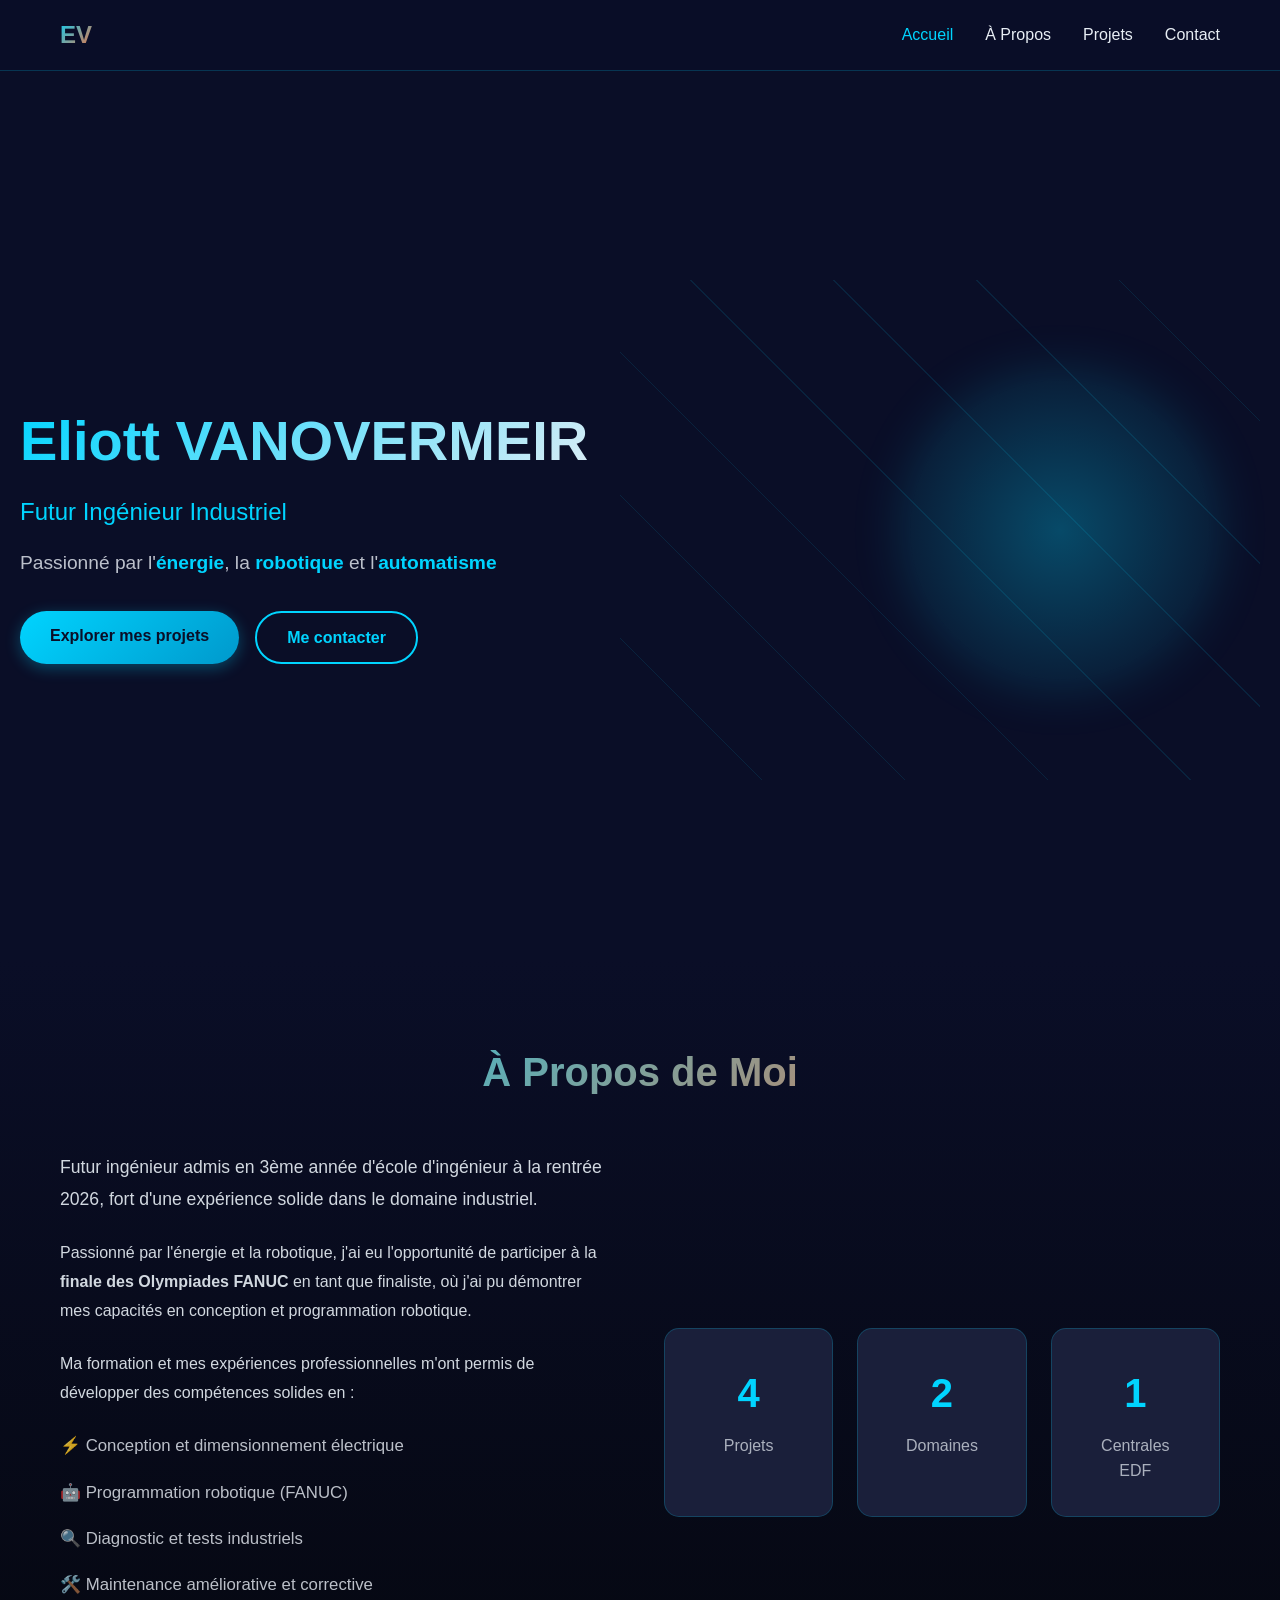
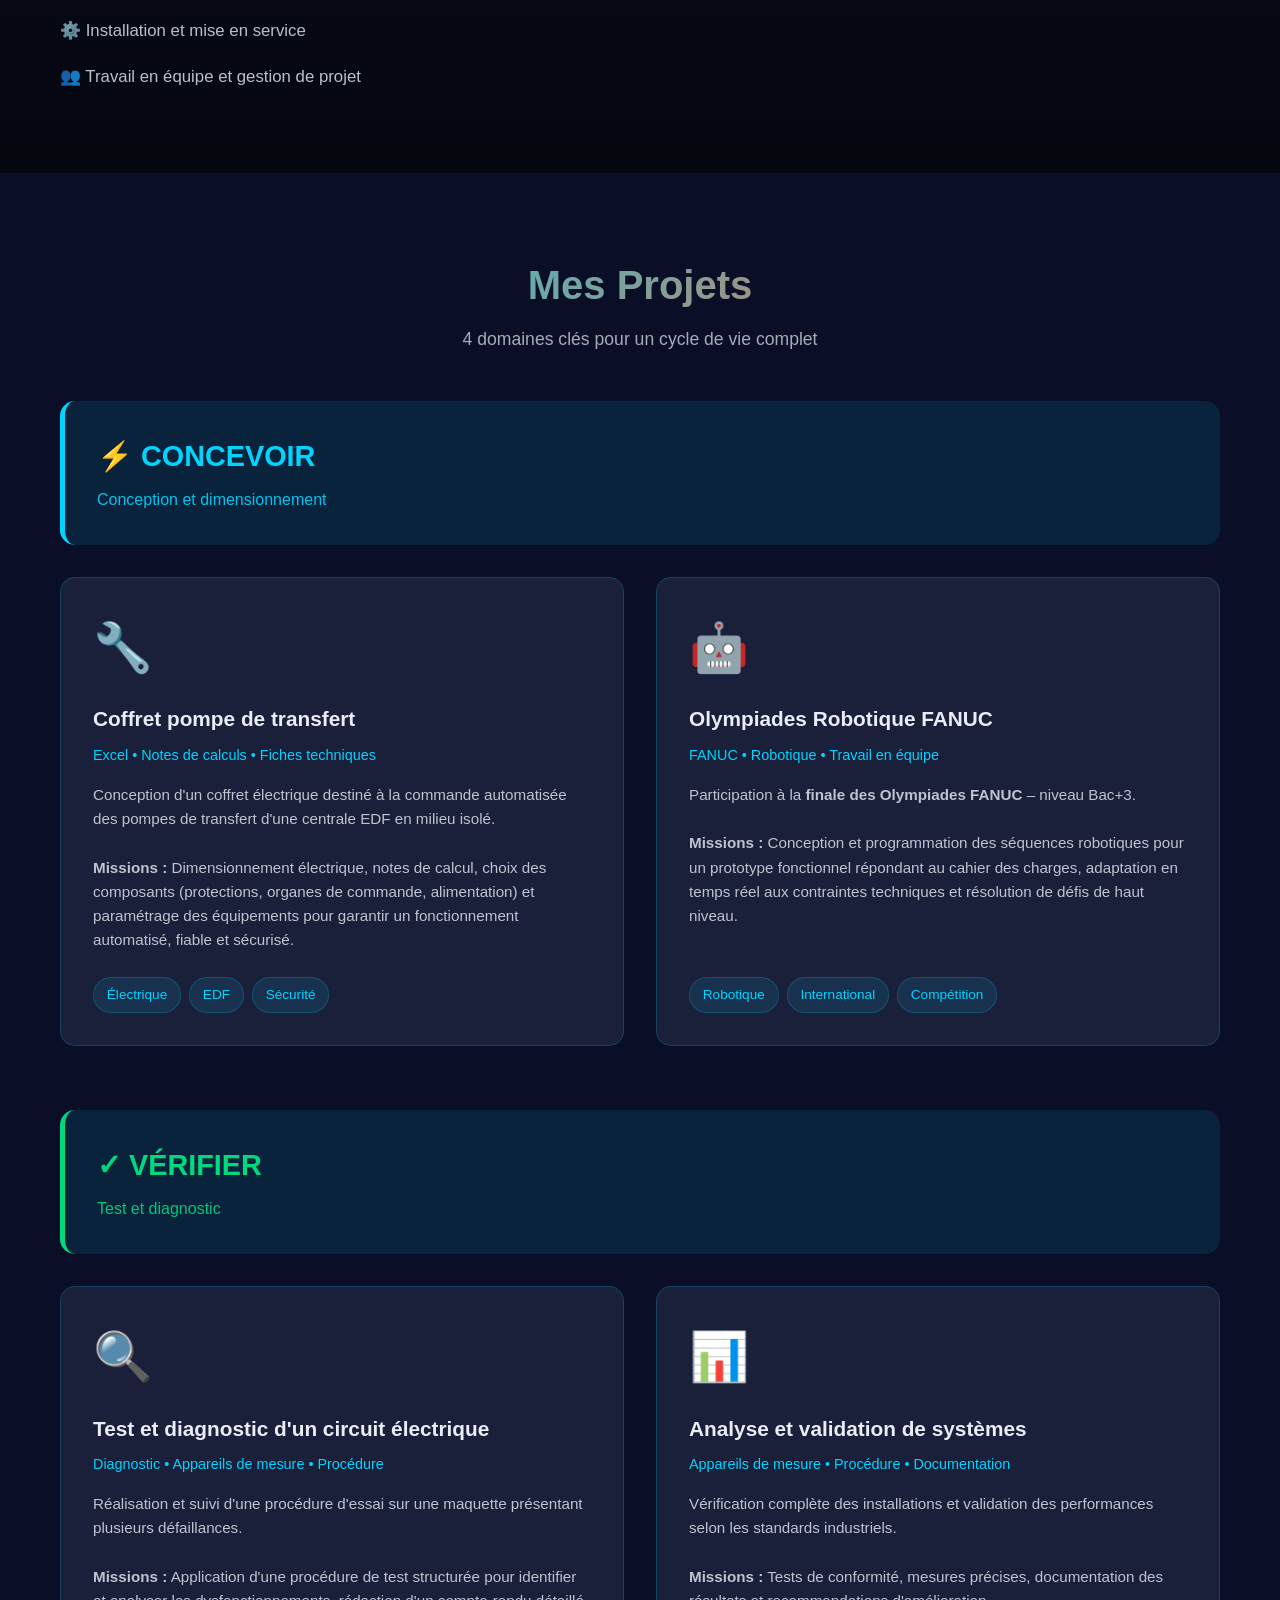
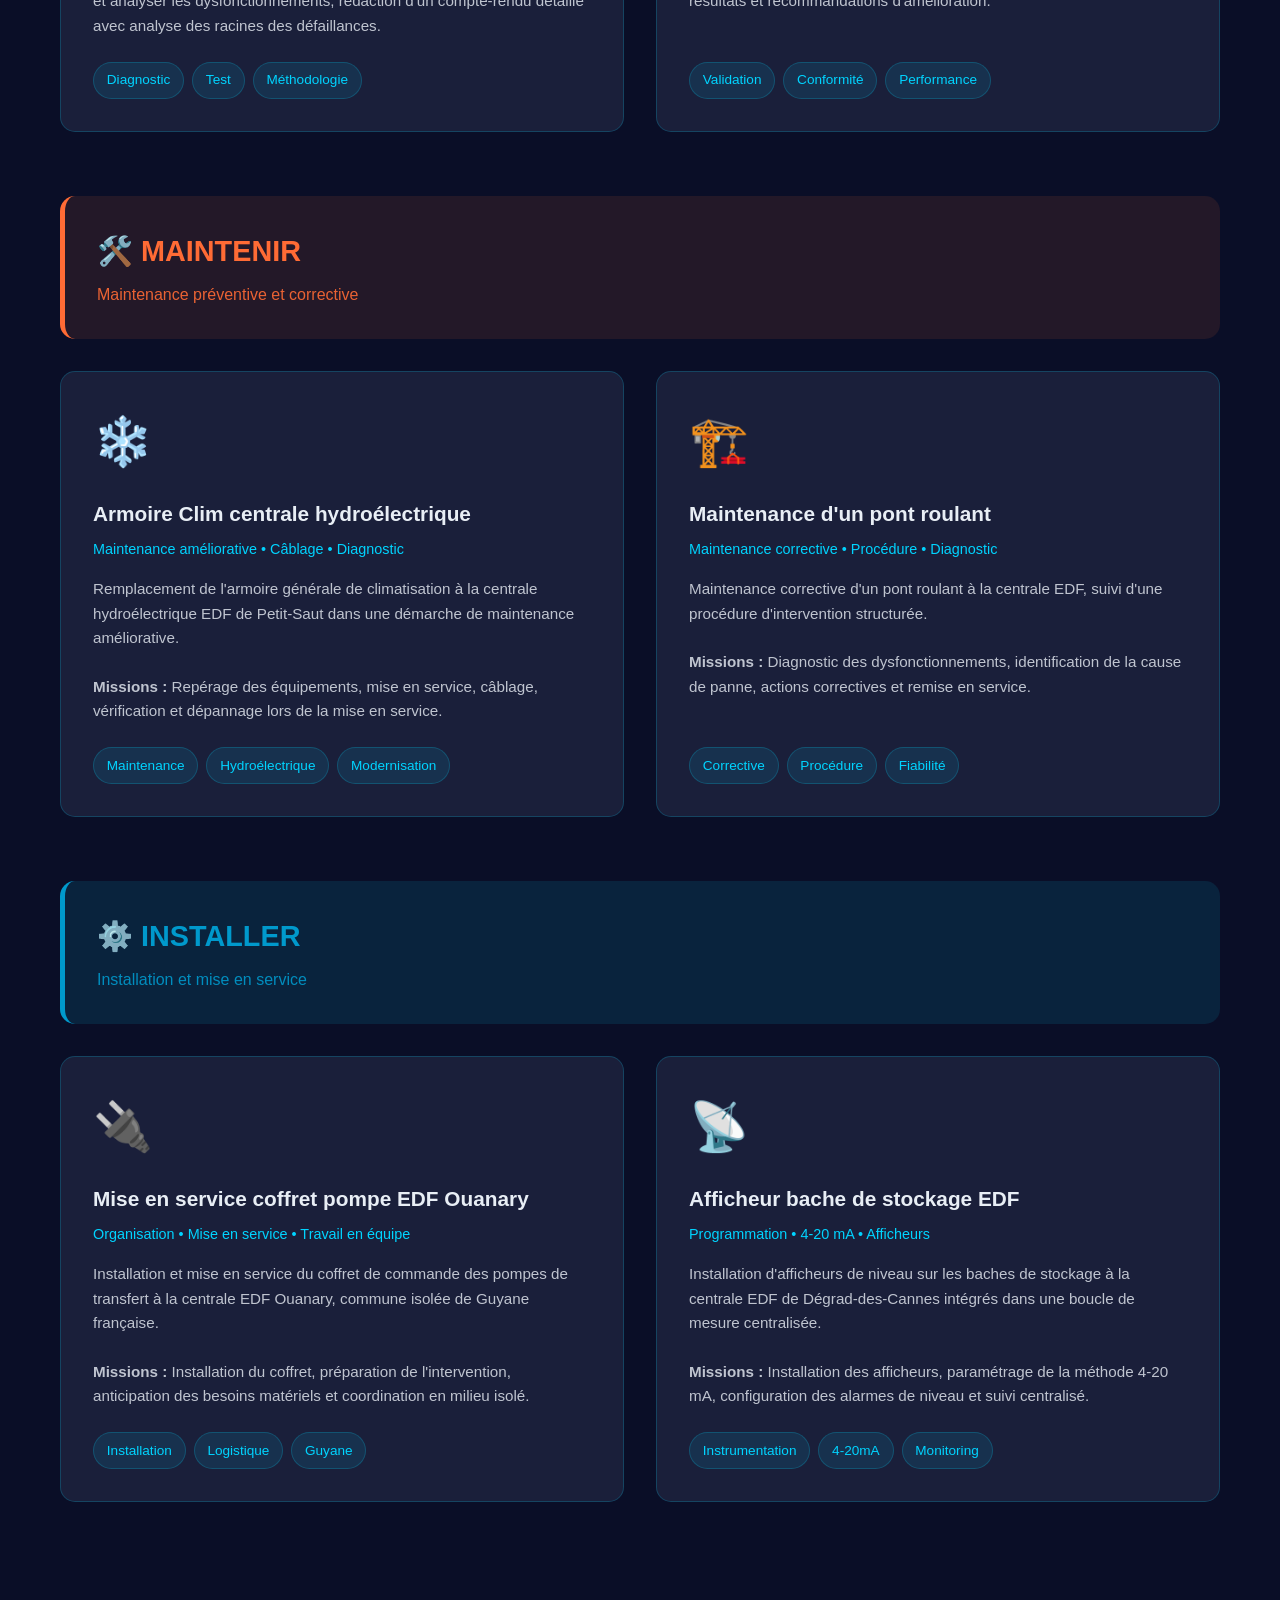
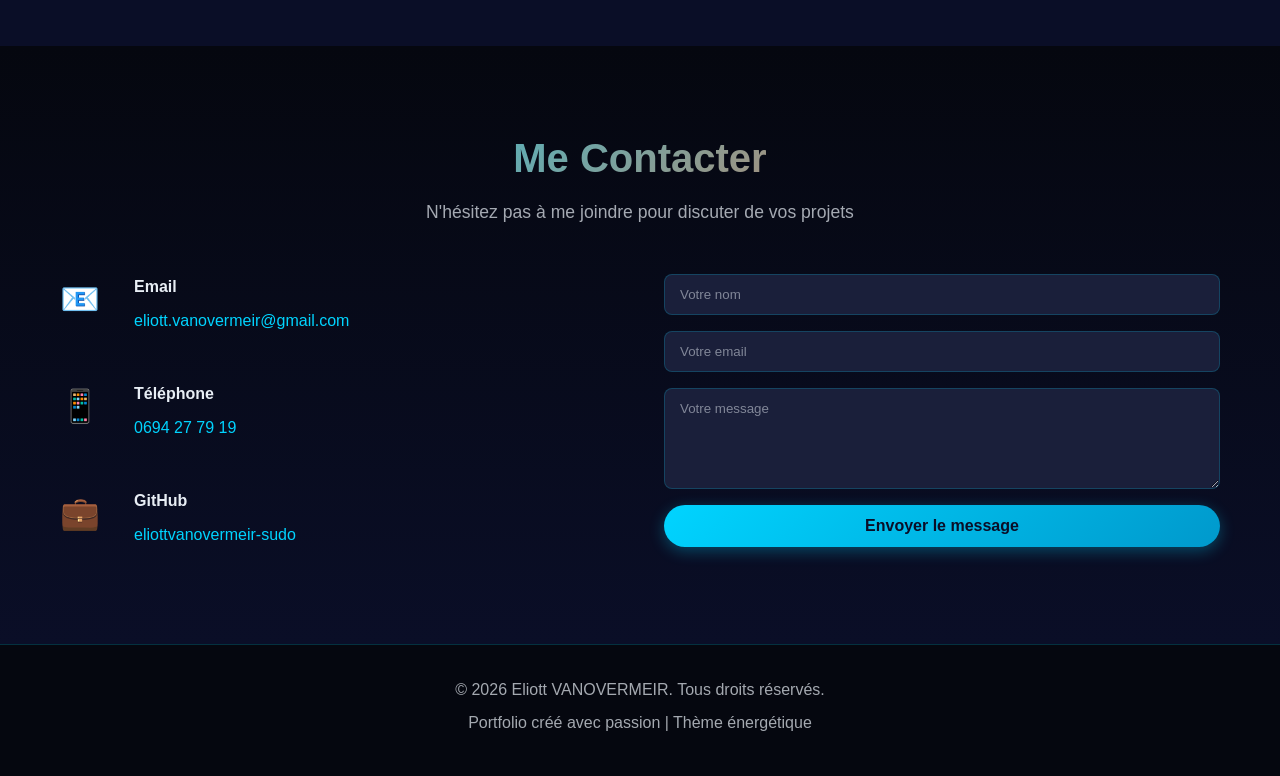
<file: index.html>
<!DOCTYPE html>
<html lang="fr">
<head>
    <meta charset="UTF-8">
    <meta name="viewport" content="width=device-width, initial-scale=1.0">
    <title>Eliott VANOVERMEIR - Portfolio Ingénieur Industriel</title>
    <link rel="stylesheet" href="styles.css">
</head>
<body>
    <!-- Navigation -->
    <nav class="navbar">
        <div class="nav-container">
            <div class="nav-logo">EV</div>
            <ul class="nav-menu">
                <li><a href="#accueil" class="nav-link">Accueil</a></li>
                <li><a href="#apropos" class="nav-link">À Propos</a></li>
                <li><a href="#projets" class="nav-link">Projets</a></li>
                <li><a href="#contact" class="nav-link">Contact</a></li>
            </ul>
        </div>
    </nav>

    <!-- Hero Section -->
    <section id="accueil" class="hero">
        <div class="hero-content">
            <h1 class="hero-title">Eliott VANOVERMEIR</h1>
            <p class="hero-subtitle">Futur Ingénieur Industriel</p>
            <p class="hero-description">
                Passionné par l'<span class="highlight">énergie</span>, la <span class="highlight">robotique</span> et l'<span class="highlight">automatisme</span>
            </p>
            <div class="hero-cta">
                <a href="#projets" class="btn btn-primary">Explorer mes projets</a>
                <a href="#contact" class="btn btn-secondary">Me contacter</a>
            </div>
        </div>
        <div class="hero-bg">
            <div class="energy-orb"></div>
            <div class="energy-lines"></div>
        </div>
    </section>

    <!-- À Propos -->
    <section id="apropos" class="about">
        <div class="container">
            <h2 class="section-title">À Propos de Moi</h2>
            <div class="about-content">
                <div class="about-text">
                    <p class="lead">
                        Futur ingénieur admis en 3ème année d'école d'ingénieur à la rentrée 2026, fort d'une expérience solide dans le domaine industriel.
                    </p>
                    <p>
                        Passionné par l'énergie et la robotique, j'ai eu l'opportunité de participer à la <strong>finale des Olympiades FANUC</strong> en tant que finaliste, où j'ai pu démontrer mes capacités en conception et programmation robotique.
                    </p>
                    <p>
                        Ma formation et mes expériences professionnelles m'ont permis de développer des compétences solides en :
                    </p>
                    <ul class="skills-list">
                        <li>⚡ Conception et dimensionnement électrique</li>
                        <li>🤖 Programmation robotique (FANUC)</li>
                        <li>🔍 Diagnostic et tests industriels</li>
                        <li>🛠️ Maintenance améliorative et corrective</li>
                        <li>⚙️ Installation et mise en service</li>
                        <li>👥 Travail en équipe et gestion de projet</li>
                    </ul>
                </div>
                <div class="about-stats">
                    <div class="stat-card">
                        <div class="stat-number">8</div>
                        <div class="stat-label">Projets</div>
                    </div>
                    <div class="stat-card">
                        <div class="stat-number">4</div>
                        <div class="stat-label">Domaines</div>
                    </div>
                    <div class="stat-card">
                        <div class="stat-number">3</div>
                        <div class="stat-label">Centrales EDF</div>
                    </div>
                </div>
            </div>
        </div>
    </section>

    <!-- Projets -->
    <section id="projets" class="projects">
        <div class="container">
            <h2 class="section-title">Mes Projets</h2>
            <p class="section-subtitle">4 domaines clés pour un cycle de vie complet</p>

            <!-- CONCEVOIR -->
            <div class="project-category">
                <div class="category-header concevoir">
                    <h3>⚡ CONCEVOIR</h3>
                    <p>Conception et dimensionnement</p>
                </div>
                <div class="projects-grid">
                    <div class="project-card">
                        <div class="project-icon">🔧</div>
                        <h4>Coffret pompe de transfert</h4>
                        <p class="project-tech">Excel • Notes de calculs • Fiches techniques</p>
                        <div class="project-description">
                            Conception d'un coffret électrique destiné à la commande automatisée des pompes de transfert d'une centrale EDF en milieu isolé.
                            <br><br>
                            <strong>Missions :</strong> Dimensionnement électrique, notes de calcul, choix des composants (protections, organes de commande, alimentation) et paramétrage des équipements pour garantir un fonctionnement automatisé, fiable et sécurisé.
                        </div>
                        <div class="project-tags">
                            <span>Électrique</span>
                            <span>EDF</span>
                            <span>Sécurité</span>
                        </div>
                    </div>

                    <div class="project-card">
                        <div class="project-icon">🤖</div>
                        <h4>Olympiades Robotique FANUC</h4>
                        <p class="project-tech">FANUC • Robotique • Travail en équipe</p>
                        <div class="project-description">
                            Participation à la <strong>finale des Olympiades FANUC</strong> – niveau Bac+3.
                            <br><br>
                            <strong>Missions :</strong> Conception et programmation des séquences robotiques pour un prototype fonctionnel répondant au cahier des charges, adaptation en temps réel aux contraintes techniques et résolution de défis de haut niveau.
                        </div>
                        <div class="project-tags">
                            <span>Robotique</span>
                            <span>International</span>
                            <span>Compétition</span>
                        </div>
                    </div>
                </div>
            </div>

            <!-- VÉRIFIER -->
            <div class="project-category">
                <div class="category-header verifier">
                    <h3>✓ VÉRIFIER</h3>
                    <p>Test et diagnostic</p>
                </div>
                <div class="projects-grid">
                    <div class="project-card">
                        <div class="project-icon">🔍</div>
                        <h4>Test et diagnostic d'un circuit électrique</h4>
                        <p class="project-tech">Diagnostic • Appareils de mesure • Procédure</p>
                        <div class="project-description">
                            Réalisation et suivi d'une procédure d'essai sur une maquette présentant plusieurs défaillances.
                            <br><br>
                            <strong>Missions :</strong> Application d'une procédure de test structurée pour identifier et analyser les dysfonctionnements, rédaction d'un compte-rendu détaillé avec analyse des racines des défaillances.
                        </div>
                        <div class="project-tags">
                            <span>Diagnostic</span>
                            <span>Test</span>
                            <span>Méthodologie</span>
                        </div>
                    </div>

                    <div class="project-card">
                        <div class="project-icon">📊</div>
                        <h4>Analyse et validation de systèmes</h4>
                        <p class="project-tech">Appareils de mesure • Procédure • Documentation</p>
                        <div class="project-description">
                            Vérification complète des installations et validation des performances selon les standards industriels.
                            <br><br>
                            <strong>Missions :</strong> Tests de conformité, mesures précises, documentation des résultats et recommandations d'amélioration.
                        </div>
                        <div class="project-tags">
                            <span>Validation</span>
                            <span>Conformité</span>
                            <span>Performance</span>
                        </div>
                    </div>
                </div>
            </div>

            <!-- MAINTENIR -->
            <div class="project-category">
                <div class="category-header maintenir">
                    <h3>🛠️ MAINTENIR</h3>
                    <p>Maintenance préventive et corrective</p>
                </div>
                <div class="projects-grid">
                    <div class="project-card">
                        <div class="project-icon">❄️</div>
                        <h4>Armoire Clim centrale hydroélectrique</h4>
                        <p class="project-tech">Maintenance améliorative • Câblage • Diagnostic</p>
                        <div class="project-description">
                            Remplacement de l'armoire générale de climatisation à la centrale hydroélectrique EDF de Petit-Saut dans une démarche de maintenance améliorative.
                            <br><br>
                            <strong>Missions :</strong> Repérage des équipements, mise en service, câblage, vérification et dépannage lors de la mise en service.
                        </div>
                        <div class="project-tags">
                            <span>Maintenance</span>
                            <span>Hydroélectrique</span>
                            <span>Modernisation</span>
                        </div>
                    </div>

                    <div class="project-card">
                        <div class="project-icon">🏗️</div>
                        <h4>Maintenance d'un pont roulant</h4>
                        <p class="project-tech">Maintenance corrective • Procédure • Diagnostic</p>
                        <div class="project-description">
                            Maintenance corrective d'un pont roulant à la centrale EDF, suivi d'une procédure d'intervention structurée.
                            <br><br>
                            <strong>Missions :</strong> Diagnostic des dysfonctionnements, identification de la cause de panne, actions correctives et remise en service.
                        </div>
                        <div class="project-tags">
                            <span>Corrective</span>
                            <span>Procédure</span>
                            <span>Fiabilité</span>
                        </div>
                    </div>
                </div>
            </div>

            <!-- INSTALLER -->
            <div class="project-category">
                <div class="category-header installer">
                    <h3>⚙️ INSTALLER</h3>
                    <p>Installation et mise en service</p>
                </div>
                <div class="projects-grid">
                    <div class="project-card">
                        <div class="project-icon">🔌</div>
                        <h4>Mise en service coffret pompe EDF Ouanary</h4>
                        <p class="project-tech">Organisation • Mise en service • Travail en équipe</p>
                        <div class="project-description">
                            Installation et mise en service du coffret de commande des pompes de transfert à la centrale EDF Ouanary, commune isolée de Guyane française.
                            <br><br>
                            <strong>Missions :</strong> Installation du coffret, préparation de l'intervention, anticipation des besoins matériels et coordination en milieu isolé.
                        </div>
                        <div class="project-tags">
                            <span>Installation</span>
                            <span>Logistique</span>
                            <span>Guyane</span>
                        </div>
                    </div>

                    <div class="project-card">
                        <div class="project-icon">📡</div>
                        <h4>Afficheur bache de stockage EDF</h4>
                        <p class="project-tech">Programmation • 4-20 mA • Afficheurs</p>
                        <div class="project-description">
                            Installation d'afficheurs de niveau sur les baches de stockage à la centrale EDF de Dégrad-des-Cannes intégrés dans une boucle de mesure centralisée.
                            <br><br>
                            <strong>Missions :</strong> Installation des afficheurs, paramétrage de la méthode 4-20 mA, configuration des alarmes de niveau et suivi centralisé.
                        </div>
                        <div class="project-tags">
                            <span>Instrumentation</span>
                            <span>4-20mA</span>
                            <span>Monitoring</span>
                        </div>
                    </div>
                </div>
            </div>
        </div>
    </section>

    <!-- Contact -->
    <section id="contact" class="contact">
        <div class="container">
            <h2 class="section-title">Me Contacter</h2>
            <p class="section-subtitle">N'hésitez pas à me joindre pour discuter de vos projets</p>
            
            <div class="contact-content">
                <div class="contact-info">
                    <div class="contact-item">
                        <div class="contact-icon">📧</div>
                        <div class="contact-details">
                            <h4>Email</h4>
                            <p><a href="mailto:eliott.vanovermeir@gmail.com">eliott.vanovermeir@gmail.com</a></p>
                        </div>
                    </div>
                    <div class="contact-item">
                        <div class="contact-icon">📱</div>
                        <div class="contact-details">
                            <h4>Téléphone</h4>
                            <p><a href="tel:+33694277919">0694 27 79 19</a></p>
                        </div>
                    </div>
                    <div class="contact-item">
                        <div class="contact-icon">💼</div>
                        <div class="contact-details">
                            <h4>GitHub</h4>
                            <p><a href="https://github.com/eliottvanovermeir-sudo" target="_blank">eliottvanovermeir-sudo</a></p>
                        </div>
                    </div>
                </div>

                <div class="contact-form-wrapper">
                    <form class="contact-form" id="contactForm">
                        <input type="text" placeholder="Votre nom" required>
                        <input type="email" placeholder="Votre email" required>
                        <textarea placeholder="Votre message" rows="5" required></textarea>
                        <button type="submit" class="btn btn-primary">Envoyer le message</button>
                    </form>
                </div>
            </div>
        </div>
    </section>

    <!-- Footer -->
    <footer class="footer">
        <div class="container">
            <p>&copy; 2026 Eliott VANOVERMEIR. Tous droits réservés.</p>
            <p>Portfolio créé avec passion | Thème énergétique</p>
        </div>
    </footer>

    <script src="script.js"></script>
</body>
</html>
</file>
<file: styles.css>
/* ============================================
   VARIABLES & RESET
   ============================================ */
:root {
    --primary-color: #00d4ff;
    --secondary-color: #0099cc;
    --accent-color: #ff6b35;
    --dark-bg: #0a0e27;
    --darker-bg: #05070f;
    --light-text: #e8eef5;
    --card-bg: #1a1f3a;
    --border-color: rgba(0, 212, 255, 0.2);
    --success-color: #00d97e;
    
    --transition: all 0.3s ease;
}

* {
    margin: 0;
    padding: 0;
    box-sizing: border-box;
}

html {
    scroll-behavior: smooth;
}

body {
    font-family: 'Segoe UI', Tahoma, Geneva, Verdana, sans-serif;
    background-color: var(--dark-bg);
    color: var(--light-text);
    line-height: 1.6;
    overflow-x: hidden;
}

/* ============================================
   TYPOGRAPHY
   ============================================ */
h1, h2, h3, h4, h5, h6 {
    font-weight: 700;
    margin-bottom: 1rem;
}

h2 {
    font-size: 2.5rem;
    text-align: center;
}

p {
    margin-bottom: 1rem;
}

.lead {
    font-size: 1.1rem;
    font-weight: 500;
}

/* ============================================
   UTILITY CLASSES
   ============================================ */
.container {
    max-width: 1200px;
    margin: 0 auto;
    padding: 0 20px;
}

.section-title {
    font-size: 2.5rem;
    background: linear-gradient(135deg, var(--primary-color), var(--accent-color));
    -webkit-background-clip: text;
    -webkit-text-fill-color: transparent;
    background-clip: text;
    margin-bottom: 0.5rem;
}

.section-subtitle {
    text-align: center;
    color: rgba(232, 238, 245, 0.7);
    margin-bottom: 3rem;
    font-size: 1.1rem;
}

.highlight {
    color: var(--primary-color);
    font-weight: 600;
}

/* ============================================
   BUTTONS
   ============================================ */
.btn {
    display: inline-block;
    padding: 12px 30px;
    border-radius: 50px;
    text-decoration: none;
    font-weight: 600;
    transition: var(--transition);
    border: none;
    cursor: pointer;
    font-size: 1rem;
}

.btn-primary {
    background: linear-gradient(135deg, var(--primary-color), var(--secondary-color));
    color: var(--dark-bg);
    box-shadow: 0 4px 15px rgba(0, 212, 255, 0.3);
}

.btn-primary:hover {
    transform: translateY(-3px);
    box-shadow: 0 6px 25px rgba(0, 212, 255, 0.5);
}

.btn-secondary {
    border: 2px solid var(--primary-color);
    background: transparent;
    color: var(--primary-color);
}

.btn-secondary:hover {
    background: rgba(0, 212, 255, 0.1);
    transform: translateY(-3px);
}

/* ============================================
   NAVBAR
   ============================================ */
.navbar {
    position: fixed;
    top: 0;
    width: 100%;
    background: rgba(10, 14, 39, 0.95);
    backdrop-filter: blur(10px);
    border-bottom: 1px solid var(--border-color);
    z-index: 1000;
    padding: 1rem 0;
}

.nav-container {
    max-width: 1200px;
    margin: 0 auto;
    padding: 0 20px;
    display: flex;
    justify-content: space-between;
    align-items: center;
}

.nav-logo {
    font-size: 1.5rem;
    font-weight: 700;
    background: linear-gradient(135deg, var(--primary-color), var(--accent-color));
    -webkit-background-clip: text;
    -webkit-text-fill-color: transparent;
    background-clip: text;
}

.nav-menu {
    display: flex;
    list-style: none;
    gap: 2rem;
}

.nav-link {
    color: var(--light-text);
    text-decoration: none;
    transition: var(--transition);
    position: relative;
}

.nav-link:hover {
    color: var(--primary-color);
}

.nav-link::after {
    content: '';
    position: absolute;
    bottom: -5px;
    left: 0;
    width: 0;
    height: 2px;
    background: var(--primary-color);
    transition: var(--transition);
}

.nav-link:hover::after {
    width: 100%;
}

/* ============================================
   HERO SECTION
   ============================================ */
.hero {
    min-height: 100vh;
    display: flex;
    align-items: center;
    justify-content: space-between;
    padding: 80px 20px 40px;
    position: relative;
    overflow: hidden;
    margin-top: 60px;
}

.hero-content {
    flex: 1;
    z-index: 2;
    max-width: 600px;
}

.hero-title {
    font-size: 3.5rem;
    margin-bottom: 0.5rem;
    background: linear-gradient(135deg, var(--primary-color), var(--light-text));
    -webkit-background-clip: text;
    -webkit-text-fill-color: transparent;
    background-clip: text;
    animation: fadeInUp 1s ease;
}

.hero-subtitle {
    font-size: 1.5rem;
    color: var(--primary-color);
    margin-bottom: 1rem;
    animation: fadeInUp 1.2s ease;
}

.hero-description {
    font-size: 1.2rem;
    color: rgba(232, 238, 245, 0.8);
    margin-bottom: 2rem;
    animation: fadeInUp 1.4s ease;
}

.hero-cta {
    display: flex;
    gap: 1rem;
    animation: fadeInUp 1.6s ease;
}

.hero-bg {
    flex: 1;
    position: relative;
    height: 500px;
}

.energy-orb {
    position: absolute;
    width: 300px;
    height: 300px;
    background: radial-gradient(circle, rgba(0, 212, 255, 0.3), transparent);
    border-radius: 50%;
    top: 50%;
    right: 50px;
    transform: translateY(-50%);
    animation: float 6s ease-in-out infinite;
    box-shadow: 0 0 60px rgba(0, 212, 255, 0.2);
}

.energy-lines {
    position: absolute;
    width: 100%;
    height: 100%;
    background: repeating-linear-gradient(
        45deg,
        transparent,
        transparent 100px,
        rgba(0, 212, 255, 0.1) 100px,
        rgba(0, 212, 255, 0.1) 101px
    );
    animation: slideBackground 8s linear infinite;
}

@keyframes float {
    0%, 100% { transform: translateY(-50%) scale(1); }
    50% { transform: translateY(-50%) scale(1.1); }
}

@keyframes slideBackground {
    0% { transform: translateX(0); }
    100% { transform: translateX(100px); }
}

@keyframes fadeInUp {
    from {
        opacity: 0;
        transform: translateY(30px);
    }
    to {
        opacity: 1;
        transform: translateY(0);
    }
}

/* ============================================
   ABOUT SECTION
   ============================================ */
.about {
    padding: 80px 20px;
    background: linear-gradient(180deg, var(--dark-bg) 0%, var(--darker-bg) 100%);
}

.about-content {
    display: grid;
    grid-template-columns: 1fr 1fr;
    gap: 3rem;
    align-items: center;
    margin-top: 3rem;
}

.about-text {
    line-height: 1.8;
}

.about-text p {
    margin-bottom: 1.5rem;
    color: rgba(232, 238, 245, 0.9);
}

.skills-list {
    list-style: none;
    display: flex;
    flex-direction: column;
    gap: 1rem;
    margin-top: 1.5rem;
}

.skills-list li {
    padding-left: 0;
    color: rgba(232, 238, 245, 0.8);
    font-size: 1.05rem;
}

.about-stats {
    display: grid;
    grid-template-columns: 1fr 1fr 1fr;
    gap: 1.5rem;
}

.stat-card {
    background: var(--card-bg);
    border: 1px solid var(--border-color);
    border-radius: 15px;
    padding: 2rem;
    text-align: center;
    transition: var(--transition);
}

.stat-card:hover {
    border-color: var(--primary-color);
    box-shadow: 0 0 20px rgba(0, 212, 255, 0.2);
    transform: translateY(-5px);
}

.stat-number {
    font-size: 2.5rem;
    color: var(--primary-color);
    font-weight: 700;
}

.stat-label {
    color: rgba(232, 238, 245, 0.7);
    margin-top: 0.5rem;
}

/* ============================================
   PROJECTS SECTION
   ============================================ */
.projects {
    padding: 80px 20px;
    background: var(--dark-bg);
}

.project-category {
    margin-bottom: 4rem;
}

.category-header {
    padding: 2rem;
    border-radius: 15px;
    margin-bottom: 2rem;
    border-left: 5px solid;
}

.category-header h3 {
    font-size: 1.8rem;
    margin-bottom: 0.5rem;
}

.category-header p {
    opacity: 0.9;
    margin: 0;
}

.category-header.concevoir {
    background: rgba(0, 212, 255, 0.1);
    border-color: var(--primary-color);
    color: var(--primary-color);
}

.category-header.verifier {
    background: rgba(0, 212, 255, 0.1);
    border-color: var(--success-color);
    color: var(--success-color);
}

.category-header.maintenir {
    background: rgba(255, 107, 53, 0.1);
    border-color: var(--accent-color);
    color: var(--accent-color);
}

.category-header.installer {
    background: rgba(0, 212, 255, 0.1);
    border-color: var(--secondary-color);
    color: var(--secondary-color);
}

.projects-grid {
    display: grid;
    grid-template-columns: repeat(auto-fit, minmax(500px, 1fr));
    gap: 2rem;
}

.project-card {
    background: var(--card-bg);
    border: 1px solid var(--border-color);
    border-radius: 15px;
    padding: 2rem;
    transition: var(--transition);
    display: flex;
    flex-direction: column;
}

.project-card:hover {
    border-color: var(--primary-color);
    box-shadow: 0 8px 30px rgba(0, 212, 255, 0.15);
    transform: translateY(-10px);
}

.project-icon {
    font-size: 3rem;
    margin-bottom: 1rem;
}

.project-card h4 {
    font-size: 1.3rem;
    margin-bottom: 0.5rem;
    color: var(--light-text);
}

.project-tech {
    font-size: 0.9rem;
    color: var(--primary-color);
    margin-bottom: 1rem;
    font-weight: 500;
}

.project-description {
    flex-grow: 1;
    color: rgba(232, 238, 245, 0.8);
    margin-bottom: 1.5rem;
    line-height: 1.6;
    font-size: 0.95rem;
}

.project-tags {
    display: flex;
    flex-wrap: wrap;
    gap: 0.5rem;
}

.project-tags span {
    display: inline-block;
    padding: 0.4rem 0.8rem;
    background: rgba(0, 212, 255, 0.1);
    border: 1px solid var(--border-color);
    border-radius: 20px;
    font-size: 0.85rem;
    color: var(--primary-color);
}

/* ============================================
   CONTACT SECTION
   ============================================ */
.contact {
    padding: 80px 20px;
    background: linear-gradient(180deg, var(--darker-bg) 0%, var(--dark-bg) 100%);
}

.contact-content {
    display: grid;
    grid-template-columns: 1fr 1fr;
    gap: 3rem;
    margin-top: 3rem;
}

.contact-info {
    display: flex;
    flex-direction: column;
    gap: 2rem;
}

.contact-item {
    display: flex;
    gap: 1.5rem;
    align-items: flex-start;
}

.contact-icon {
    font-size: 2rem;
    min-width: 50px;
}

.contact-details h4 {
    margin-bottom: 0.5rem;
}

.contact-details a {
    color: var(--primary-color);
    text-decoration: none;
    transition: var(--transition);
}

.contact-details a:hover {
    text-decoration: underline;
}

.contact-form {
    display: flex;
    flex-direction: column;
    gap: 1rem;
}

.contact-form input,
.contact-form textarea {
    padding: 12px 15px;
    background: var(--card-bg);
    border: 1px solid var(--border-color);
    border-radius: 8px;
    color: var(--light-text);
    font-family: inherit;
    transition: var(--transition);
}

.contact-form input::placeholder,
.contact-form textarea::placeholder {
    color: rgba(232, 238, 245, 0.5);
}

.contact-form input:focus,
.contact-form textarea:focus {
    outline: none;
    border-color: var(--primary-color);
    box-shadow: 0 0 15px rgba(0, 212, 255, 0.2);
}

/* ============================================
   FOOTER
   ============================================ */
.footer {
    background: var(--darker-bg);
    border-top: 1px solid var(--border-color);
    padding: 2rem;
    text-align: center;
    color: rgba(232, 238, 245, 0.7);
}

.footer p {
    margin-bottom: 0.5rem;
}

/* ============================================
   RESPONSIVE DESIGN
   ============================================ */
@media (max-width: 768px) {
    .hero {
        flex-direction: column;
        padding: 80px 20px 40px;
    }

    .hero-title {
        font-size: 2rem;
    }

    .hero-subtitle {
        font-size: 1.2rem;
    }

    .hero-cta {
        flex-direction: column;
    }

    .hero-bg {
        display: none;
    }

    h2 {
        font-size: 2rem;
    }

    .about-content {
        grid-template-columns: 1fr;
    }

    .about-stats {
        grid-template-columns: 1fr;
    }

    .projects-grid {
        grid-template-columns: 1fr;
    }

    .contact-content {
        grid-template-columns: 1fr;
    }

    .nav-menu {
        gap: 1rem;
    }

    .stat-card {
        padding: 1.5rem;
    }
}

@media (max-width: 480px) {
    .hero-title {
        font-size: 1.5rem;
    }

    .nav-menu {
        font-size: 0.9rem;
        gap: 0.5rem;
    }

    .btn {
        padding: 10px 20px;
        font-size: 0.9rem;
    }
}
</file>
